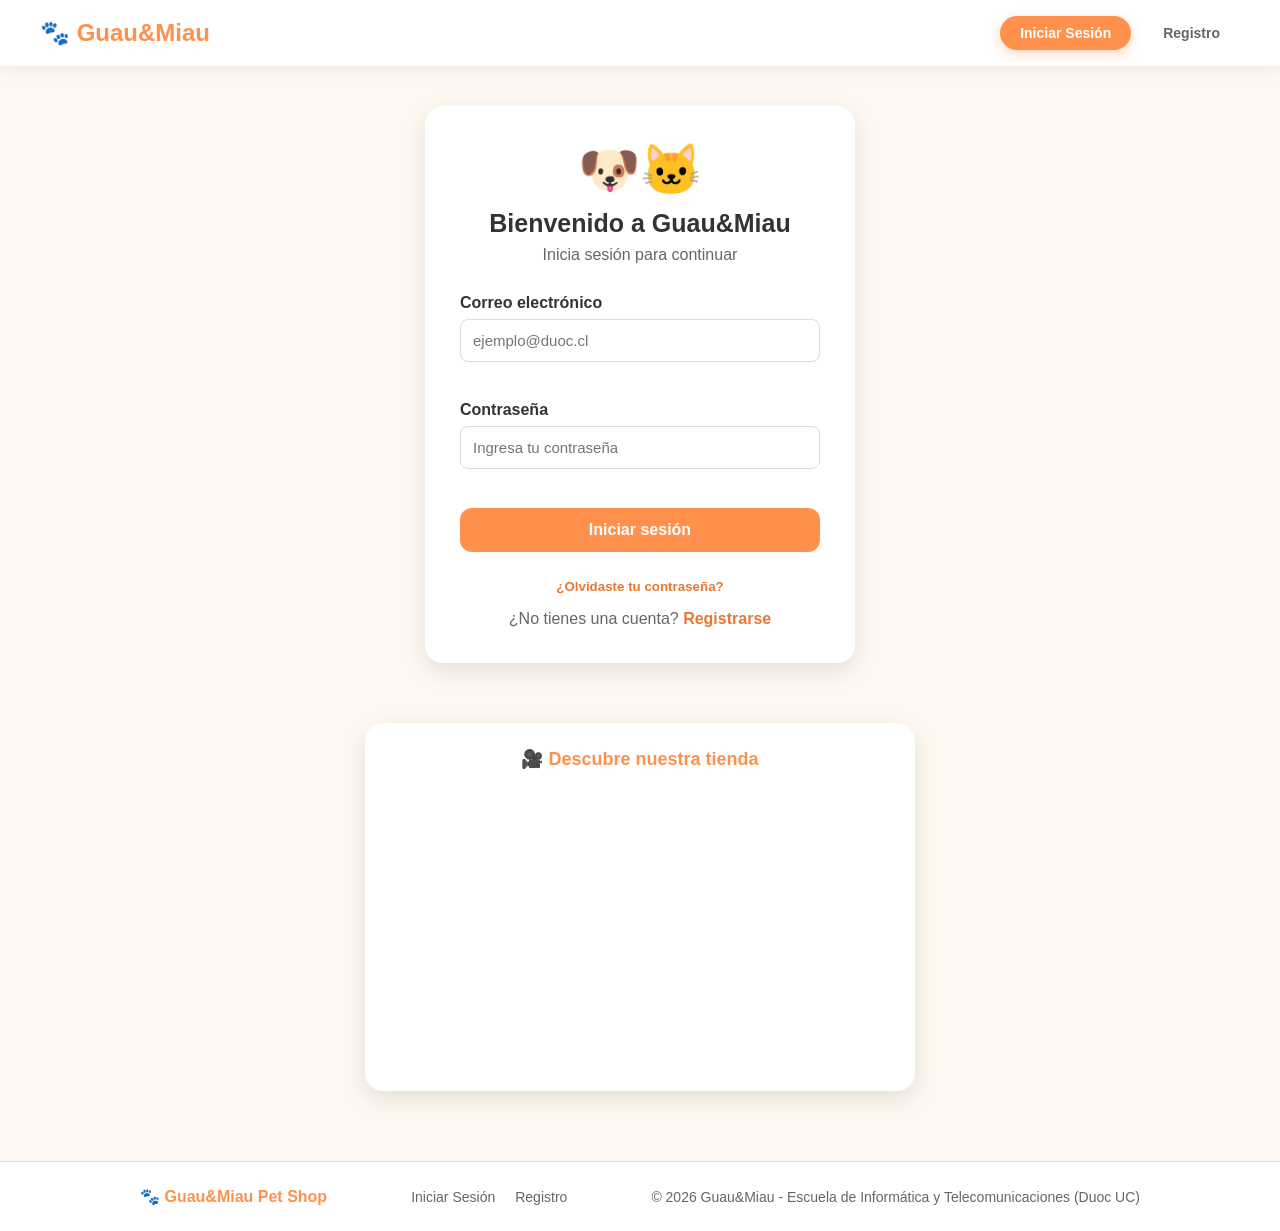
<file: index.html>
<!DOCTYPE html>
<html lang="es">
<head>
    <meta charset="UTF-8">
    <meta name="viewport" content="width=device-width, initial-scale=1.0">
    <title>Guau&Miau - Iniciar Sesión</title>

    <!-- Estilos generales -->
    <link rel="stylesheet" href="css/styles.css">

    <!-- Estilos específicos del login -->
    <link rel="stylesheet" href="css/login.css">
</head>

<body>

    <header class="header">
        <div class="logo">
            🐾 Guau&Miau
        </div>
        <nav>
            <ul class="nav-menu">
                <li><a href="index.html" class="nav-link active">Iniciar Sesión</a></li>
                <li><a href="registro.html" class="nav-link">Registro</a></li>
            </ul>
        </nav>

    </header>

    <main class="login-container">
        <section class="login-card">
            <article class="login-header">
                <div class="logo-mascota">🐶🐱</div>
                <h1>Bienvenido a Guau&Miau</h1>
                <p>Inicia sesión para continuar</p>
            </article>

            <form id="loginForm">
                <!-- Correo -->
                <div class="form-group">
                    <label for="correo">Correo electrónico</label>
                    <input
                        type="email"
                        id="correo"
                        name="correo"
                        placeholder="ejemplo@duoc.cl"
                        autocomplete="email"
                    >
                    <small id="correoError" class="error-message"></small>
                </div>

                <!-- Contraseña -->
                <div class="form-group">
                    <label for="password">Contraseña</label>
                    <input
                        type="password"
                        id="password"
                        name="password"
                        placeholder="Ingresa tu contraseña"
                        autocomplete="current-password"
                    >
                    <small id="passwordError" class="error-message"></small>
                </div>

                <!-- Mensaje general -->
                <div id="loginMessage" class="login-message"></div>

                <button type="submit" class="btn btn-primary">
                    Iniciar sesión
                </button>
            </form>

            <div class="login-links">
                <button
                    type="button"
                    id="btnRecuperar"
                    class="link-button"
                >
                    ¿Olvidaste tu contraseña?
                </button>

                <p>
                    ¿No tienes una cuenta?
                    <a href="registro.html">Registrarse</a>
                </p>
            </div>
        </section>

        <!-- Video Promocional al final centrado -->
        <article class="video-container">
            <h3>🎥 Descubre nuestra tienda</h3>
            <div class="video-responsive">
                <iframe width="560" height="315" src="https://www.youtube.com/embed/WJx8nVGd7lA?si=9v0Bp24PVmfc6Sua" title="YouTube video player" frameborder="0" allow="accelerometer; autoplay; clipboard-write; encrypted-media; gyroscope; picture-in-picture; web-share" referrerpolicy="strict-origin-when-cross-origin" allowfullscreen></iframe>
            </div>
        </article>
    </main>


    <!-- Modal recuperar acceso -->
    <div id="recuperarModal" class="modal">

        <div class="modal-content">

            <button
                type="button"
                id="cerrarModal"
                class="modal-close"
            >
                &times;
            </button>

            <h2>Recuperar acceso</h2>

            <p>
                Ingresa tu correo electrónico para solicitar
                la recuperación de tu cuenta.
            </p>

            <form id="recuperarForm">

                <div class="form-group">
                    <label for="correoRecuperacion">
                        Correo electrónico
                    </label>

                    <input
                        type="email"
                        id="correoRecuperacion"
                        placeholder="ejemplo@duoc.cl"
                    >

                    <small
                        id="recuperacionError"
                        class="error-message"
                    ></small>
                </div>

                <div
                    id="recuperacionMessage"
                    class="login-message"
                ></div>

                <button
                    type="submit"
                    class="btn btn-primary"
                >
                    Recuperar acceso
                </button>

            </form>

        </div>

    </div>

    <footer class="footer">
        <div class="footer-content">
            <div class="footer-brand">
                🐾 Guau&Miau Pet Shop
            </div>
            <ul class="footer-links">
                <li><a href="index.html">Iniciar Sesión</a></li>
                <li><a href="registro.html">Registro</a></li>
            </ul>
            <p>&copy; 2026 Guau&Miau - Escuela de Informática y Telecomunicaciones (Duoc UC)</p>
        </div>
    </footer>

    <!-- Primero storage.js del compañero -->
    <script src="js/storage.js"></script>


    <!-- Después tu lógica -->
    <script src="js/login.js"></script>

</body>
</html>
</file>
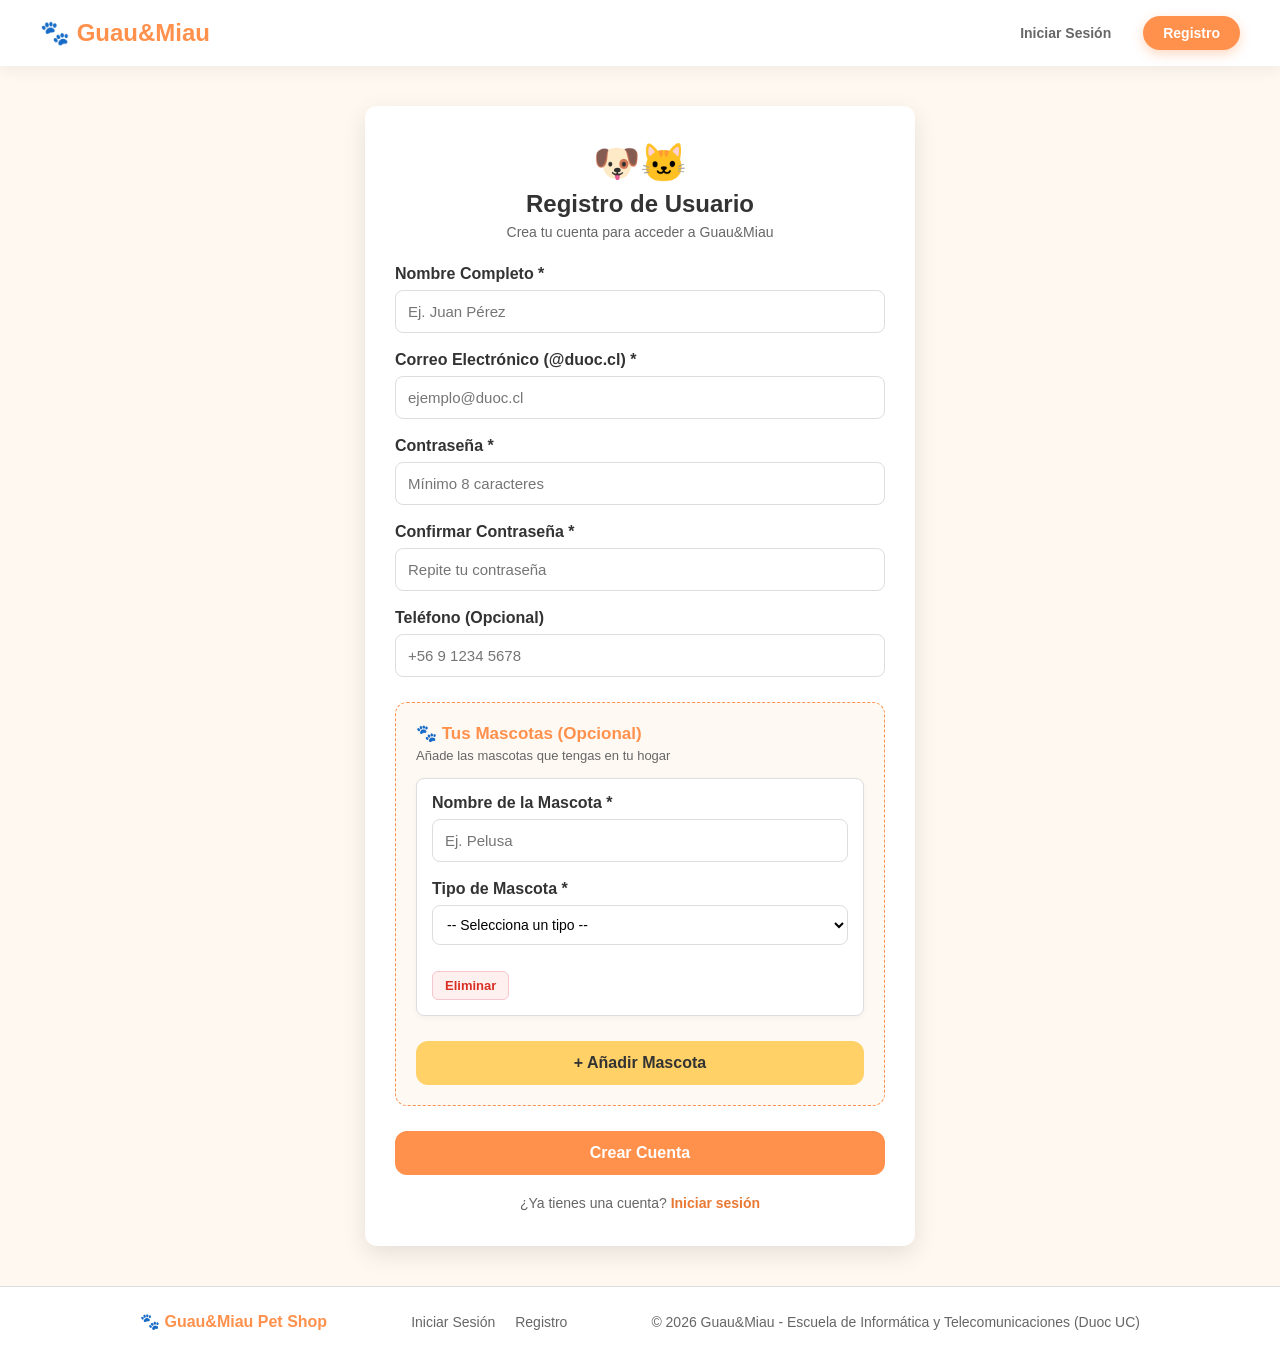
<file: registro.html>
<!DOCTYPE html>
<html lang="es">
<head>
  <meta charset="UTF-8">
  <meta name="viewport" content="width=device-width, initial-scale=1.0">
  <title>Guau&Miau - Registro</title>
  
  <!-- Estilos globales y de marca -->
  <link rel="stylesheet" href="css/styles.css">
  <!-- Estilos específicos del registro -->
  <link rel="stylesheet" href="css/registro.css">
</head>
<body>

  <header class="header">
    <div class="logo">
      🐾 Guau&Miau
    </div>
    <nav>
      <ul class="nav-menu">
        <li><a href="index.html" class="nav-link">Iniciar Sesión</a></li>
        <li><a href="registro.html" class="nav-link active">Registro</a></li>
      </ul>
    </nav>
  </header>

  <main class="registro-container">
    <section class="registro-card">
      <div class="registro-header">
        <div class="logo-mascota">🐶🐱</div>
        <h2>Registro de Usuario</h2>
        <p>Crea tu cuenta para acceder a Guau&Miau</p>
      </div>

      <form id="form-registro" novalidate>
        <div class="form-group">
          <label for="nombre">Nombre Completo *</label>
          <input type="text" id="nombre" placeholder="Ej. Juan Pérez" maxlength="50">
          <span class="error-msg" id="error-nombre"></span>
        </div>

        <div class="form-group">
          <label for="email">Correo Electrónico (@duoc.cl) *</label>
          <input type="email" id="email" placeholder="ejemplo@duoc.cl">
          <span class="error-msg" id="error-email"></span>
        </div>

        <div class="form-group">
          <label for="password">Contraseña *</label>
          <input type="password" id="password" placeholder="Mínimo 8 caracteres">
          <span class="error-msg" id="error-password"></span>
        </div>

        <div class="form-group">
          <label for="confirm-password">Confirmar Contraseña *</label>
          <input type="password" id="confirm-password" placeholder="Repite tu contraseña">
          <span class="error-msg" id="error-confirm-password"></span>
        </div>

        <div class="form-group">
          <label for="telefono">Teléfono (Opcional)</label>
          <input type="tel" id="telefono" placeholder="+56 9 1234 5678">
          <span class="error-msg" id="error-telefono"></span>
        </div>

        <!-- Seccion de Mascotas (Vicente) -->
        <div id="seccion-mascotas" class="seccion-mascotas">
          <div class="mascotas-header">
            <h3>🐾 Tus Mascotas (Opcional)</h3>
            <p>Añade las mascotas que tengas en tu hogar</p>
          </div>
          <div id="contenedor-mascotas"></div>
          <button type="button" id="btn-agregar-mascota" class="btn btn-secondary">+ Añadir Mascota</button>
        </div>

        <div id="registroMessage" class="login-message"></div>

        <button type="submit" id="btn-submit" class="btn btn-primary">Crear Cuenta</button>
      </form>

      <div class="registro-links">
        <p>¿Ya tienes una cuenta? <a href="index.html">Iniciar sesión</a></p>
      </div>
    </section>
  </main>

  <footer class="footer">
    <div class="footer-content">
      <div class="footer-brand">
        🐾 Guau&Miau Pet Shop
      </div>
      <ul class="footer-links">
        <li><a href="index.html">Iniciar Sesión</a></li>
        <li><a href="registro.html">Registro</a></li>
      </ul>
      <p>&copy; 2026 Guau&Miau - Escuela de Informática y Telecomunicaciones (Duoc UC)</p>
    </div>
  </footer>


  <!-- Modulos JavaScript en orden de dependencia -->
  <script src="js/storage.js"></script>

  <script src="js/mascotas.js"></script>
  <script src="js/registro.js"></script>
</body>
</html>
</file>
<file: css/styles.css>
* {
    margin: 0;
    padding: 0;
    box-sizing: border-box;
}

:root {
    --color-principal: #ff914d;
    --color-principal-hover: #e97832;

    --color-secundario: #ffd166;

    --color-fondo: #fff8f1;
    --color-blanco: #ffffff;

    --color-texto: #333333;
    --color-texto-secundario: #666666;

    --color-error: #d93025;
    --color-exito: #188038;

    --color-borde: #dddddd;

    --sombra: 0 8px 25px rgba(0, 0, 0, 0.10);

    --radio: 12px;
}

body {
    font-family: Arial, Helvetica, sans-serif;
    background-color: var(--color-fondo);
    color: var(--color-texto);
    min-height: 100vh;
    display: flex;
    flex-direction: column;
}

.video-container {
    width: 100%;
    max-width: 550px;
    margin: 30px auto;
    background-color: var(--color-blanco);
    padding: 25px;
    border-radius: 18px;
    box-shadow: var(--sombra);
    text-align: center;
}

.video-container h3 {
    margin-bottom: 15px;
    color: var(--color-principal);
    font-size: 18px;
}

.video-responsive {
    position: relative;
    padding-bottom: 56.25%; /* Relación de aspecto 16:9 */
    height: 0;
    overflow: hidden;
    border-radius: 12px;
}

.video-responsive iframe {
    position: absolute;
    top: 0;
    left: 0;
    width: 100%;
    height: 100%;
    border: 0;
}

.footer {
    margin-top: auto;
    width: 100%;
    padding: 25px 40px;
    background-color: var(--color-blanco);
    border-top: 1px solid var(--color-borde);
    font-size: 14px;
    color: var(--color-texto-secundario);
}

.footer-content {
    max-width: 1000px;
    margin: 0 auto;
    display: flex;
    flex-wrap: wrap;
    justify-content: space-between;
    align-items: center;
    gap: 15px;
}

.footer-brand {
    font-weight: bold;
    color: var(--color-principal);
    font-size: 16px;
}

.footer-links {
    display: flex;
    gap: 20px;
    list-style: none;
}

.footer-links a {
    color: var(--color-texto-secundario);
    font-size: 14px;
    font-weight: normal;
}

.footer-links a:hover {
    color: var(--color-principal);
}

.header {
    width: 100%;
    padding: 16px 40px;
    background-color: var(--color-blanco);
    box-shadow: 0 4px 15px rgba(0, 0, 0, 0.06);
    display: flex;
    justify-content: space-between;
    align-items: center;
    position: relative;
    z-index: 10;
}

.logo {
    font-size: 24px;
    font-weight: bold;
    color: var(--color-principal);
    display: flex;
    align-items: center;
    gap: 8px;
}

/* Barra de Navegación Horizontal */
.nav-menu {
    display: flex;
    flex-direction: row;
    align-items: center;
    gap: 12px;
    list-style: none;
    margin: 0;
    padding: 0;
}

.nav-link {
    display: inline-block;
    padding: 9px 20px;
    border-radius: 25px;
    color: var(--color-texto-secundario);
    font-size: 14px;
    font-weight: bold;
    text-decoration: none;
    transition: all 0.25s ease;
    background-color: transparent;
}

.nav-link:hover {
    color: var(--color-principal);
    background-color: #fff3eb;
    text-decoration: none;
}

.nav-link.active {
    color: var(--color-blanco);
    background-color: var(--color-principal);
    box-shadow: 0 4px 12px rgba(255, 145, 77, 0.35);
}


.btn {
    width: 100%;
    border: none;
    border-radius: var(--radio);
    padding: 13px 20px;
    font-size: 16px;
    font-weight: bold;
    cursor: pointer;
    transition: 0.2s;
}

.btn-primary {
    background-color: var(--color-principal);
    color: var(--color-blanco);
}

.btn-primary:hover {
    background-color: var(--color-principal-hover);
}

.form-group {
    margin-bottom: 18px;
}

.form-group label {
    display: block;
    margin-bottom: 7px;
    font-weight: bold;
}

.form-group input {
    width: 100%;
    padding: 12px;
    border: 1px solid var(--color-borde);
    border-radius: 8px;
    font-size: 15px;
    outline: none;
}

.form-group input:focus {
    border-color: var(--color-principal);
}

.error-message {
    display: block;
    margin-top: 5px;
    color: var(--color-error);
    font-size: 13px;
    min-height: 16px;
}

.login-message {
    margin-bottom: 15px;
    text-align: center;
    font-size: 14px;
}

.message-error {
    color: var(--color-error);
}

.message-success {
    color: var(--color-exito);
}

a {
    color: var(--color-principal-hover);
    font-weight: bold;
    text-decoration: none;
}

a:hover {
    text-decoration: underline;
}
</file>
<file: css/login.css>
.login-container {
    min-height: calc(100vh - 70px);
    display: flex;
    flex-direction: column;
    justify-content: center;
    align-items: center;
    gap: 30px;
    padding: 40px 20px;
}


.login-card {
    width: 100%;
    max-width: 430px;

    background-color: var(--color-blanco);

    padding: 35px;

    border-radius: 18px;

    box-shadow: var(--sombra);
}
.login-header {
    text-align: center;
    margin-bottom: 30px;
}

.logo-mascota {
    font-size: 50px;
    margin-bottom: 10px;
}

.login-header h1 {
    font-size: 25px;
    margin-bottom: 8px;
}

.login-header p {
    color: var(--color-texto-secundario);
}

.login-links {
    text-align: center;
    margin-top: 25px;
}

.login-links p {
    margin-top: 15px;
    color: var(--color-texto-secundario);
}

.link-button {
    border: none;
    background: none;
    color: var(--color-principal-hover);
    font-weight: bold;
    cursor: pointer;
}

.link-button:hover {
    text-decoration: underline;
}
.modal {
    display: none;

    position: fixed;
    z-index: 1000;

    left: 0;
    top: 0;

    width: 100%;
    height: 100%;

    background-color: rgba(0, 0, 0, 0.5);

    justify-content: center;
    align-items: center;

    padding: 20px;
}

.modal.active {
    display: flex;
}

.modal-content {
    position: relative;

    width: 100%;
    max-width: 420px;

    background-color: var(--color-blanco);

    padding: 35px;

    border-radius: 15px;

    box-shadow: var(--sombra);
}

.modal-content h2 {
    margin-bottom: 12px;
}

.modal-content p {
    color: var(--color-texto-secundario);
    margin-bottom: 20px;
    line-height: 1.5;
}

.modal-close {
    position: absolute;

    top: 10px;
    right: 15px;

    border: none;
    background: none;

    font-size: 30px;

    cursor: pointer;

    color: var(--color-texto-secundario);
}

.modal-close:hover {
    color: var(--color-texto);
}

@media (max-width: 500px) {

    .header {
        padding: 15px 20px;
    }

    .login-card {
        padding: 25px 20px;
    }

    .login-header h1 {
        font-size: 22px;
    }
}
</file>
<file: css/registro.css>
.registro-container {
  display: flex;
  justify-content: center;
  align-items: center;
  padding: 40px 20px;
}

.registro-card {
  width: 100%;
  max-width: 550px;
  background-color: var(--color-blanco);
  border-radius: var(--radio);
  padding: 35px 30px;
  box-shadow: var(--sombra);
}

.registro-header {
  text-align: center;
  margin-bottom: 25px;
}

.registro-header .logo-mascota {
  font-size: 38px;
  margin-bottom: 5px;
}

.registro-header h2 {
  font-size: 24px;
  color: var(--color-texto);
  margin-bottom: 6px;
}

.registro-header p {
  color: var(--color-texto-secundario);
  font-size: 14px;
}

/* Marca de error en inputs */
.form-group input.input-error,
.form-group select.input-error {
  border-color: var(--color-error);
  background-color: #fdf7f7;
}

.error-msg {
  color: var(--color-error);
  font-size: 13px;
  margin-top: 5px;
  display: none;
}

.error-msg.active {
  display: block;
}

/* Sección Dinámica de Mascotas */
.seccion-mascotas {
  margin: 25px 0;
  padding: 20px;
  background-color: #fff9f4;
  border: 1px dashed var(--color-principal);
  border-radius: var(--radio);
}

.mascotas-header {
  margin-bottom: 15px;
}

.mascotas-header h3 {
  font-size: 17px;
  color: var(--color-principal);
  margin-bottom: 4px;
}

.mascotas-header p {
  font-size: 13px;
  color: var(--color-texto-secundario);
}

.mascota-card {
  background-color: var(--color-blanco);
  border: 1px solid var(--color-borde);
  border-radius: 8px;
  padding: 15px;
  margin-bottom: 15px;
  position: relative;
  box-shadow: 0 2px 6px rgba(0, 0, 0, 0.04);
}

.mascota-card select {
  width: 100%;
  padding: 10px;
  border: 1px solid var(--color-borde);
  border-radius: 8px;
  font-size: 14px;
  outline: none;
  background-color: #fff;
}

.mascota-card select:focus {
  border-color: var(--color-principal);
}

.btn-secondary {
  background-color: var(--color-secundario);
  color: var(--color-texto);
  margin-top: 10px;
}

.btn-secondary:hover {
  background-color: #f7c550;
}

.btn-eliminar-mascota {
  background-color: #fff0f0;
  color: var(--color-error);
  border: 1px solid #f5c6cb;
  border-radius: 6px;
  padding: 6px 12px;
  font-size: 13px;
  font-weight: bold;
  cursor: pointer;
  margin-top: 8px;
  transition: 0.2s;
}

.btn-eliminar-mascota:hover {
  background-color: var(--color-error);
  color: #fff;
}

.registro-links {
  margin-top: 20px;
  text-align: center;
  font-size: 14px;
  color: var(--color-texto-secundario);
}
</file>
